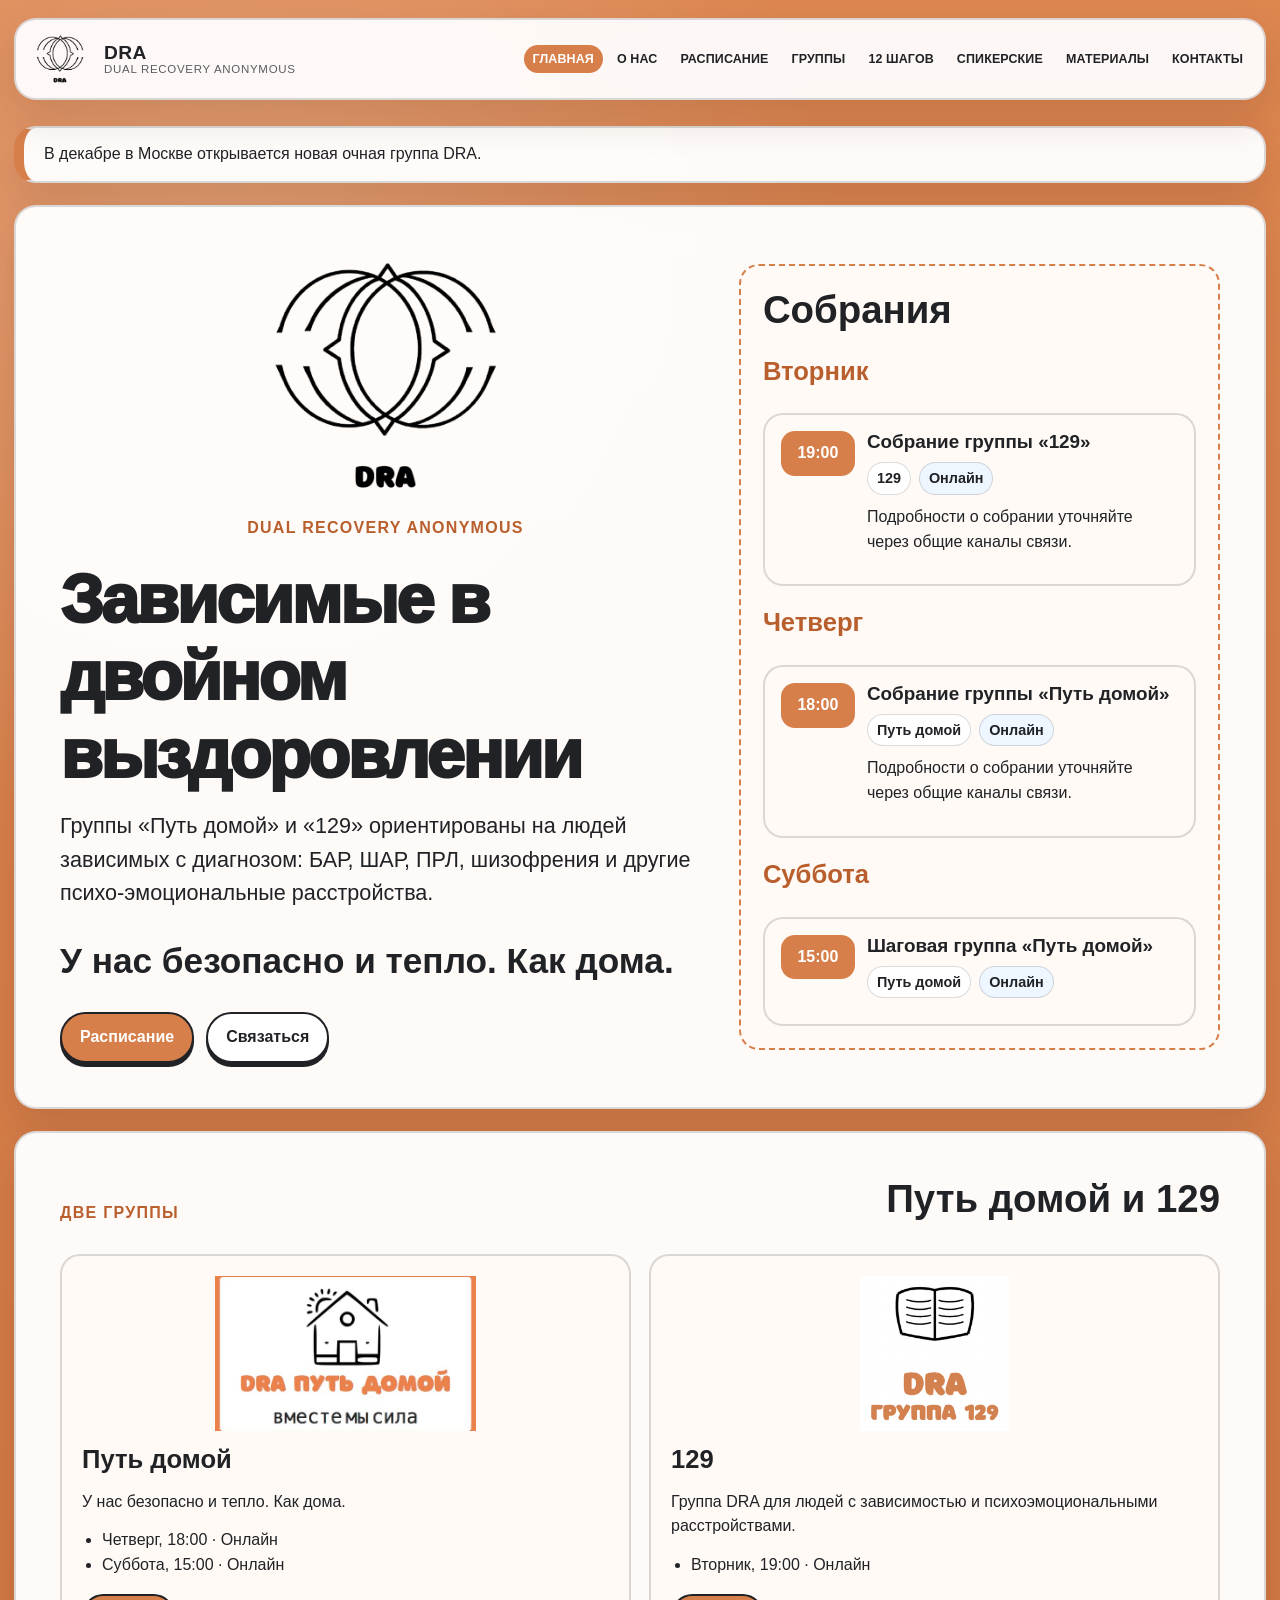
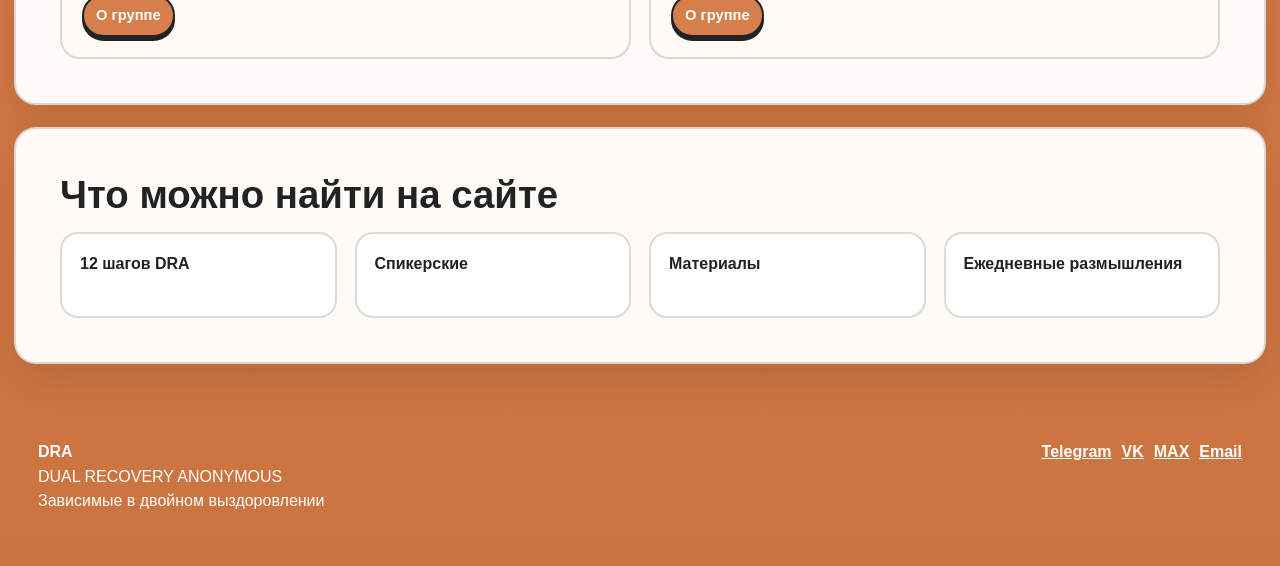
<file: index.html>
<!doctype html>
<html lang="ru">
<head>
  <meta charset="utf-8">
  <meta name="viewport" content="width=device-width, initial-scale=1">
  <title>Главная — DRA</title>
  <meta name="description" content="DRA — Dual Recovery Anonymous. Зависимые в двойном выздоровлении. Расписание, группы, материалы и контакты.">
  <link rel="icon" type="image/png" href="assets/img/favicon.png">
  <link rel="stylesheet" href="assets/css/style.css">
</head>
<body data-current-page="index.html">
<header class="site-header">
  <a class="brand" href="index.html" aria-label="DRA — на главную">
    <img src="assets/img/brand/dra-crest.png" alt="DRA Crest" class="brand-logo">
    <span class="brand-text" data-brand-text><strong>DRA</strong><small>Dual Recovery Anonymous</small></span>
  </a>
  <button class="menu-toggle" type="button" aria-expanded="false" aria-controls="site-nav">Меню</button>
  <nav class="site-nav" id="site-nav" aria-label="Основная навигация" data-navigation></nav>
</header>
<main>
<aside class="section-card notice home-announcement" aria-label="Анонс" data-home-announcement hidden></aside>
<section class="hero section-card hero-grid">
  <div class="hero-copy" data-home-content>
    <div class="hero-identity">
      <img src="assets/img/brand/dra-crest.png" alt="DRA Crest" class="hero-logo">
      <p class="eyebrow">DUAL RECOVERY ANONYMOUS</p>
    </div>
    <h1>Зависимые в двойном выздоровлении</h1>
    <p class="lead">Группы «Путь домой» и «129» ориентированы на людей зависимых с диагнозом: БАР, ШАР, ПРЛ, шизофрения и другие психо-эмоциональные расстройства.</p>
    <p class="slogan">У нас безопасно и тепло <span aria-hidden="true">❤</span><br>Как дома <span aria-hidden="true">⌂</span></p>
    <div class="button-row">
      <a class="button primary" href="schedule.html">Посмотреть расписание</a>
      <a class="button" href="contacts.html">Связаться</a>
    </div>
  </div>
  <div class="hero-side">
    <div class="mini-schedule" data-home-schedule>
      <h2>Ближайшие собрания</h2>
      <p>Расписание скоро появится.</p>
    </div>
  </div>
</section>

<section class="section-card">
  <div class="section-heading">
    <p class="eyebrow">Две группы</p>
    <h2>Путь домой и 129</h2>
  </div>
  <div class="group-cards" data-groups-overview>
    <article class="group-card">
      <img src="assets/img/brand/logo-put-domoy.png" alt="Лого группы Путь домой">
      <h3>Путь домой</h3>
      <p>У нас безопасно и тепло. Как дома.</p>
      <a href="put-domoy.html">О группе</a>
    </article>
    <article class="group-card">
      <img src="assets/img/brand/logo-129-book.png" alt="Лого группы 129">
      <h3>129</h3>
      <a href="group-129.html">О группе</a>
    </article>
  </div>
</section>

<section class="section-card emphasis">
  <h2>Что можно найти на сайте</h2>
  <div class="feature-grid">
    <a href="steps.html">12 шагов DRA</a>
    <a href="speakers.html">Спикерские</a>
    <a href="materials.html">Материалы</a>
    <a href="daily-reflections.html">Ежедневные размышления</a>
  </div>
</section>
</main>
<footer class="site-footer">
  <div data-footer-brand>
    <strong>DRA</strong><br>
    <span>DUAL RECOVERY ANONYMOUS</span><br>
    <span>Зависимые в двойном выздоровлении</span>
  </div>
  <div class="footer-links" data-social-links></div>
</footer>
<script src="assets/js/main.js" defer></script>
</body>
</html>
</file>
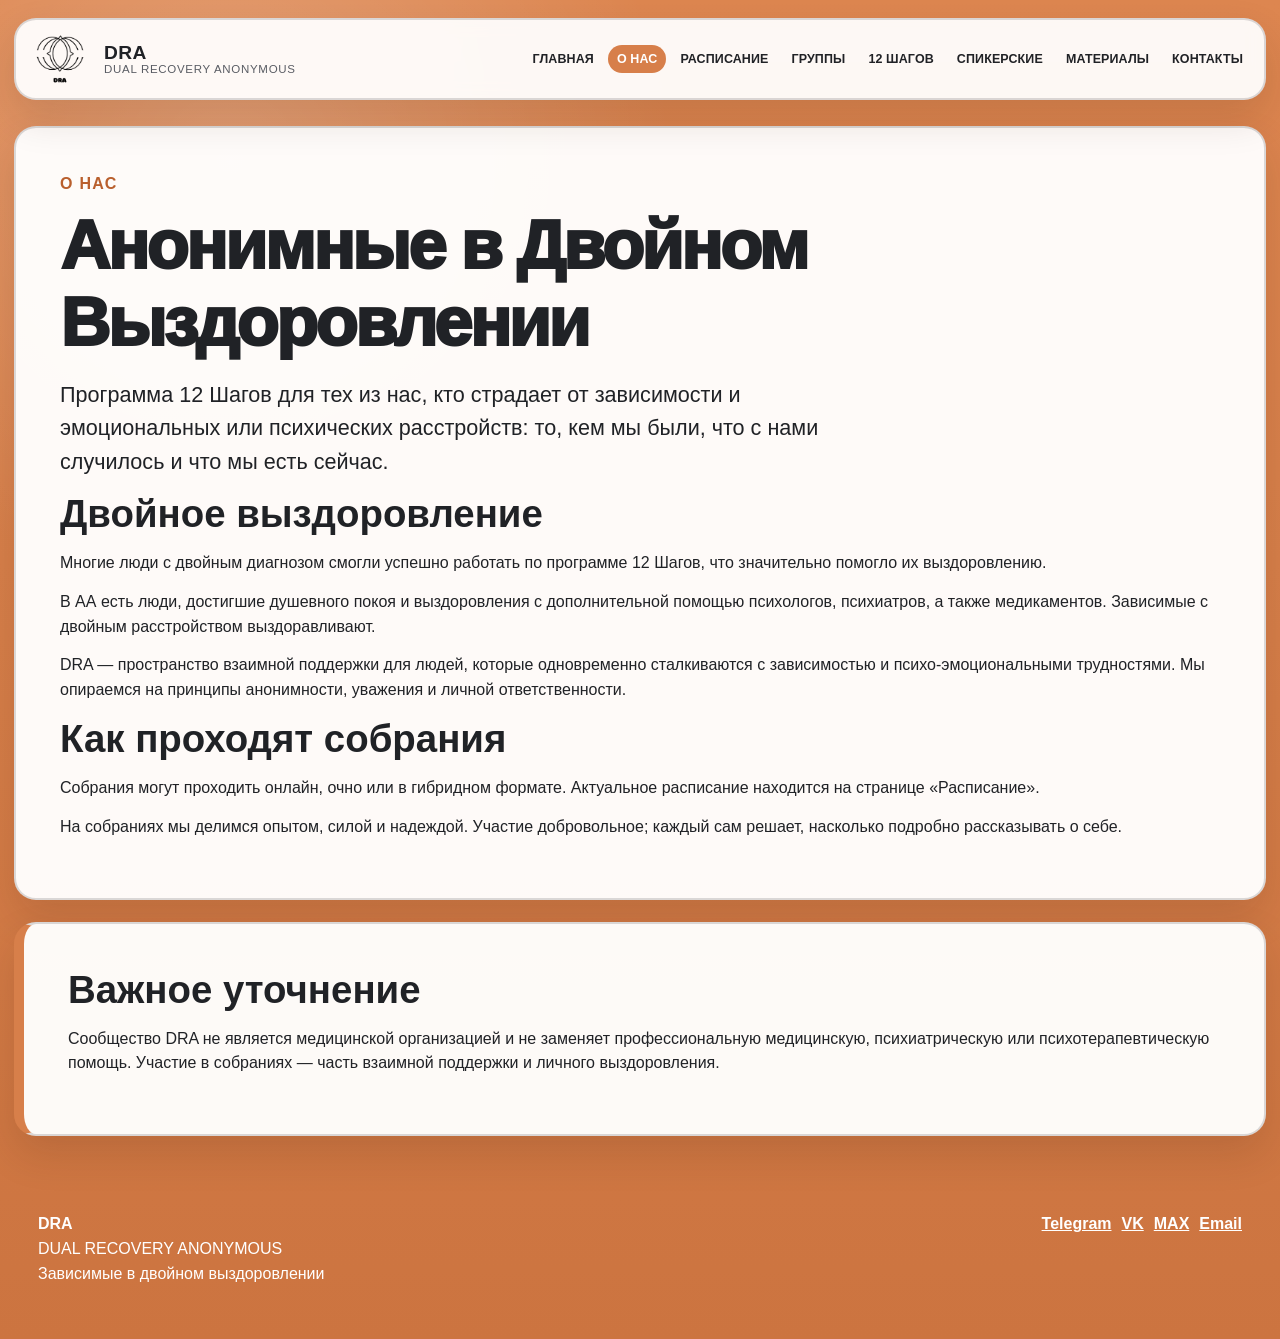
<file: about.html>
<!doctype html>
<html lang="ru">
<head>
  <meta charset="utf-8">
  <meta name="viewport" content="width=device-width, initial-scale=1">
  <title>О нас — DRA</title>
  <meta name="description" content="DRA — Dual Recovery Anonymous. Зависимые в двойном выздоровлении. Расписание, группы, материалы и контакты.">
  <link rel="icon" type="image/png" href="assets/img/favicon.png">
  <link rel="stylesheet" href="assets/css/style.css">
</head>
<body data-current-page="about.html">
<header class="site-header">
  <a class="brand" href="index.html" aria-label="DRA — на главную">
    <img src="assets/img/brand/dra-crest.png" alt="DRA Crest" class="brand-logo">
    <span class="brand-text" data-brand-text><strong>DRA</strong><small>Dual Recovery Anonymous</small></span>
  </a>
  <button class="menu-toggle" type="button" aria-expanded="false" aria-controls="site-nav">Меню</button>
  <nav class="site-nav" id="site-nav" aria-label="Основная навигация" data-navigation></nav>
</header>
<main>
<section class="section-card text-page" data-page-content="about">
  <p class="eyebrow">О нас</p>
  <h1>Анонимные в Двойном Выздоровлении</h1>
  <p class="lead">Программа 12 Шагов для тех из нас, кто страдает от зависимости и эмоциональных или психических расстройств: то, кем мы были, что с нами случилось и что мы есть сейчас.</p>
  <h2>Двойное выздоровление</h2>
  <p>Многие люди с двойным диагнозом смогли успешно работать по программе 12 Шагов, что значительно помогло их выздоровлению.</p>
  <p>В АА есть люди, достигшие душевного покоя и выздоровления с дополнительной помощью психологов, психиатров, а также медикаментов. Зависимые с двойным расстройством выздоравливают.</p>
</section>
<section class="section-card notice" data-disclaimer></section>
</main>
<footer class="site-footer">
  <div data-footer-brand>
    <strong>DRA</strong><br>
    <span>DUAL RECOVERY ANONYMOUS</span><br>
    <span>Зависимые в двойном выздоровлении</span>
  </div>
  <div class="footer-links" data-social-links></div>
</footer>
<script src="assets/js/main.js" defer></script>
</body>
</html>
</file>
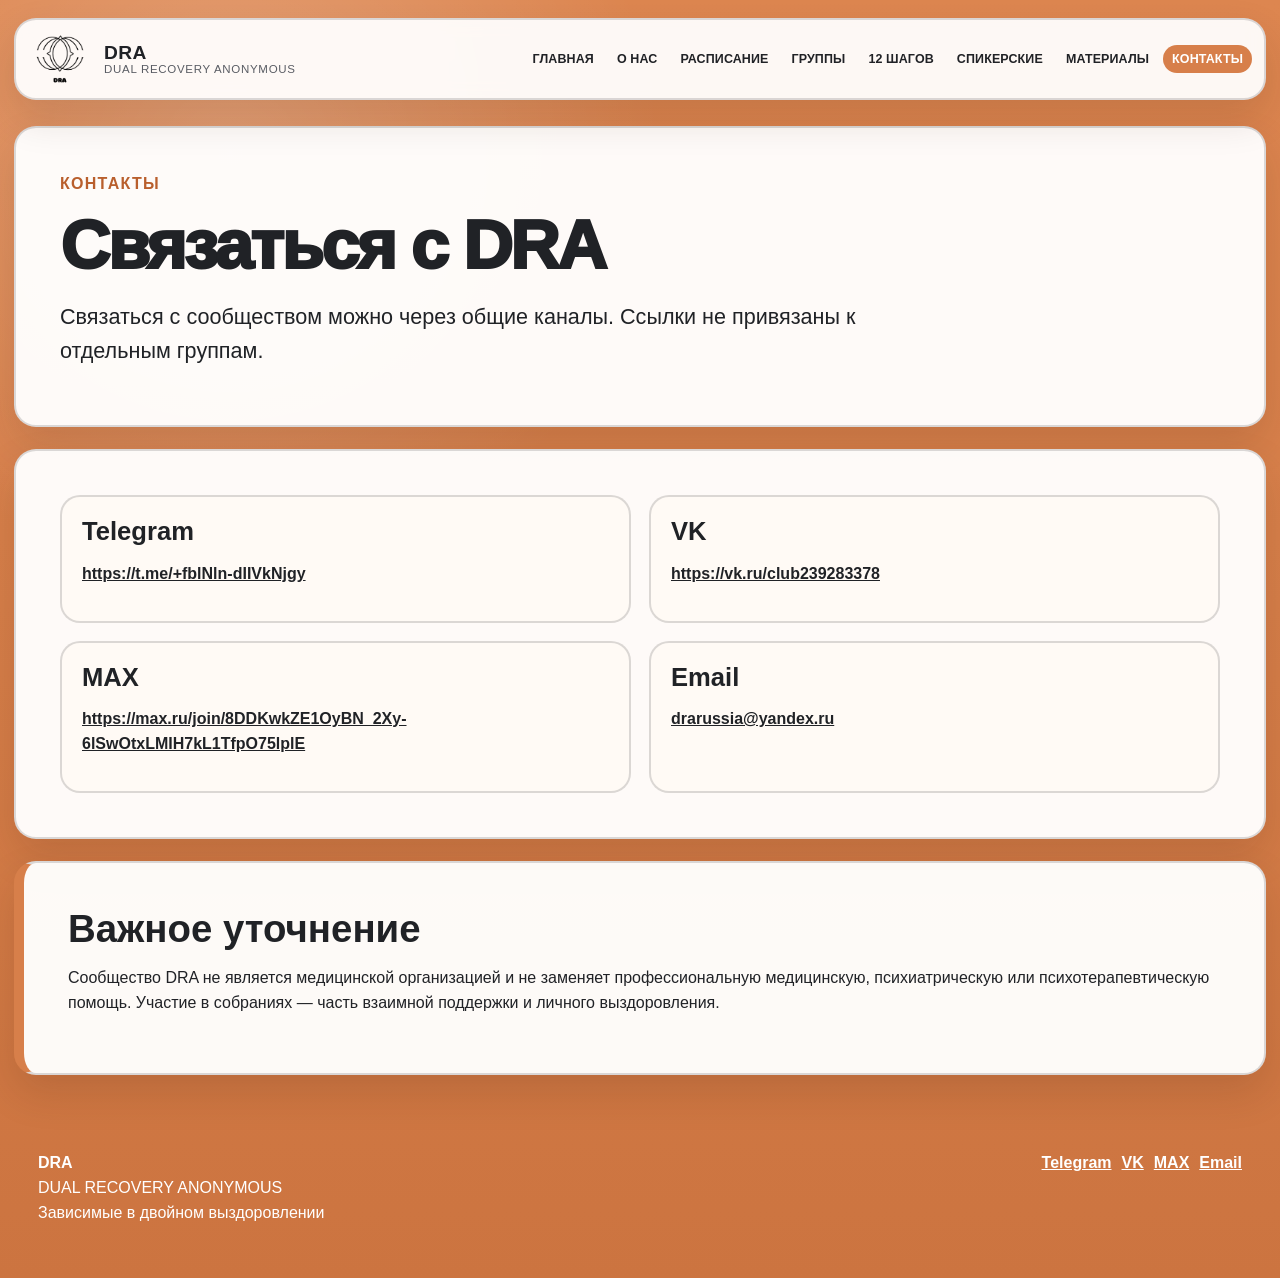
<file: contacts.html>
<!doctype html>
<html lang="ru">
<head>
  <meta charset="utf-8">
  <meta name="viewport" content="width=device-width, initial-scale=1">
  <title>Контакты — DRA</title>
  <meta name="description" content="DRA — Dual Recovery Anonymous. Зависимые в двойном выздоровлении. Расписание, группы, материалы и контакты.">
  <link rel="icon" type="image/png" href="assets/img/favicon.png">
  <link rel="stylesheet" href="assets/css/style.css">
</head>
<body data-current-page="contacts.html">
<header class="site-header">
  <a class="brand" href="index.html" aria-label="DRA — на главную">
    <img src="assets/img/brand/dra-crest.png" alt="DRA Crest" class="brand-logo">
    <span class="brand-text" data-brand-text><strong>DRA</strong><small>Dual Recovery Anonymous</small></span>
  </a>
  <button class="menu-toggle" type="button" aria-expanded="false" aria-controls="site-nav">Меню</button>
  <nav class="site-nav" id="site-nav" aria-label="Основная навигация" data-navigation></nav>
</header>
<main>
<section class="section-card" data-page-content="contacts">
  <p class="eyebrow">Контакты</p>
  <h1>Связаться с DRA</h1>
  <p class="lead">Связаться с сообществом можно через общие каналы. Ссылки не привязаны к отдельным группам.</p>
</section>
<section class="section-card">
  <div class="contact-grid" data-contact-links></div>
</section>
<section class="section-card notice" data-disclaimer></section>
</main>
<footer class="site-footer">
  <div data-footer-brand>
    <strong>DRA</strong><br>
    <span>DUAL RECOVERY ANONYMOUS</span><br>
    <span>Зависимые в двойном выздоровлении</span>
  </div>
  <div class="footer-links" data-social-links></div>
</footer>
<script src="assets/js/main.js" defer></script>
</body>
</html>
</file>
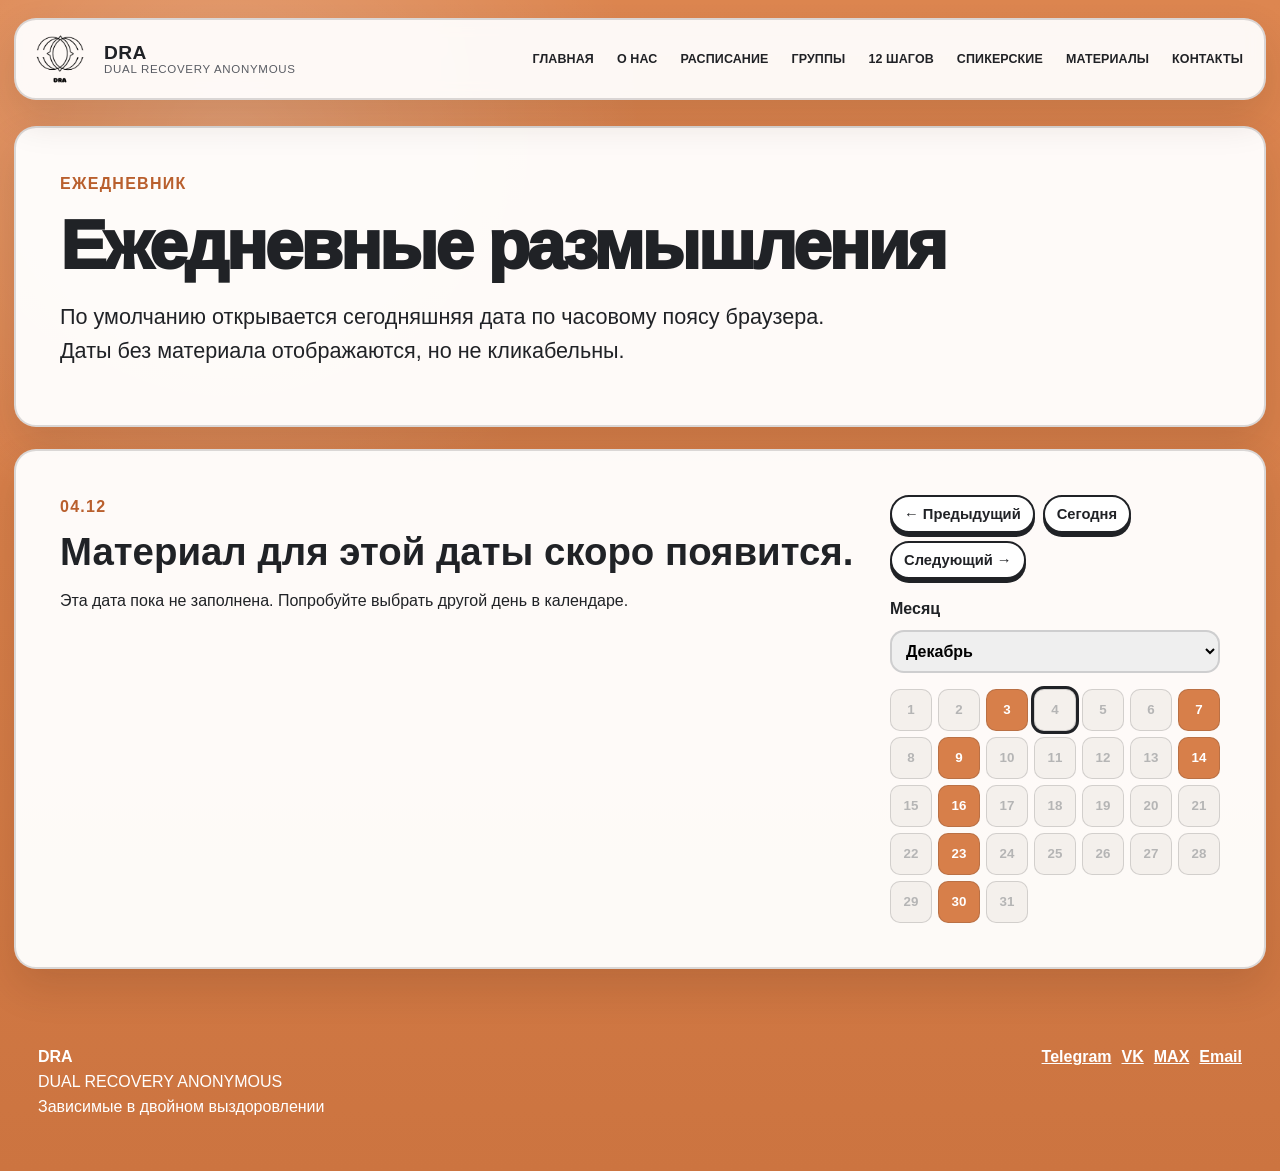
<file: daily-reflections.html>
<!doctype html>
<html lang="ru">
<head>
  <meta charset="utf-8">
  <meta name="viewport" content="width=device-width, initial-scale=1">
  <title>Ежедневные размышления — DRA</title>
  <meta name="description" content="DRA — Dual Recovery Anonymous. Зависимые в двойном выздоровлении. Расписание, группы, материалы и контакты.">
  <link rel="icon" type="image/png" href="assets/img/favicon.png">
  <link rel="stylesheet" href="assets/css/style.css">
</head>
<body data-current-page="daily-reflections.html">
<header class="site-header">
  <a class="brand" href="index.html" aria-label="DRA — на главную">
    <img src="assets/img/brand/dra-crest.png" alt="DRA Crest" class="brand-logo">
    <span class="brand-text" data-brand-text><strong>DRA</strong><small>Dual Recovery Anonymous</small></span>
  </a>
  <button class="menu-toggle" type="button" aria-expanded="false" aria-controls="site-nav">Меню</button>
  <nav class="site-nav" id="site-nav" aria-label="Основная навигация" data-navigation></nav>
</header>
<main>
<section class="section-card">
  <p class="eyebrow">Ежедневник</p>
  <h1>Ежедневные размышления</h1>
  <p class="lead">По умолчанию открывается сегодняшняя дата по часовому поясу браузера. Даты без материала отображаются, но не кликабельны.</p>
</section>
<section class="section-card daily-layout">
  <article class="daily-card" data-daily-current></article>
  <aside class="calendar-card">
    <div class="daily-controls">
      <button type="button" class="button small" data-daily-prev>← Предыдущий</button>
      <button type="button" class="button small" data-daily-today>Сегодня</button>
      <button type="button" class="button small" data-daily-next>Следующий →</button>
    </div>
    <label class="month-select-label">Месяц
      <select data-daily-month></select>
    </label>
    <div class="mini-calendar" data-daily-calendar></div>
  </aside>
</section>
</main>
<footer class="site-footer">
  <div data-footer-brand>
    <strong>DRA</strong><br>
    <span>DUAL RECOVERY ANONYMOUS</span><br>
    <span>Зависимые в двойном выздоровлении</span>
  </div>
  <div class="footer-links" data-social-links></div>
</footer>
<script src="assets/js/main.js" defer></script>
</body>
</html>
</file>
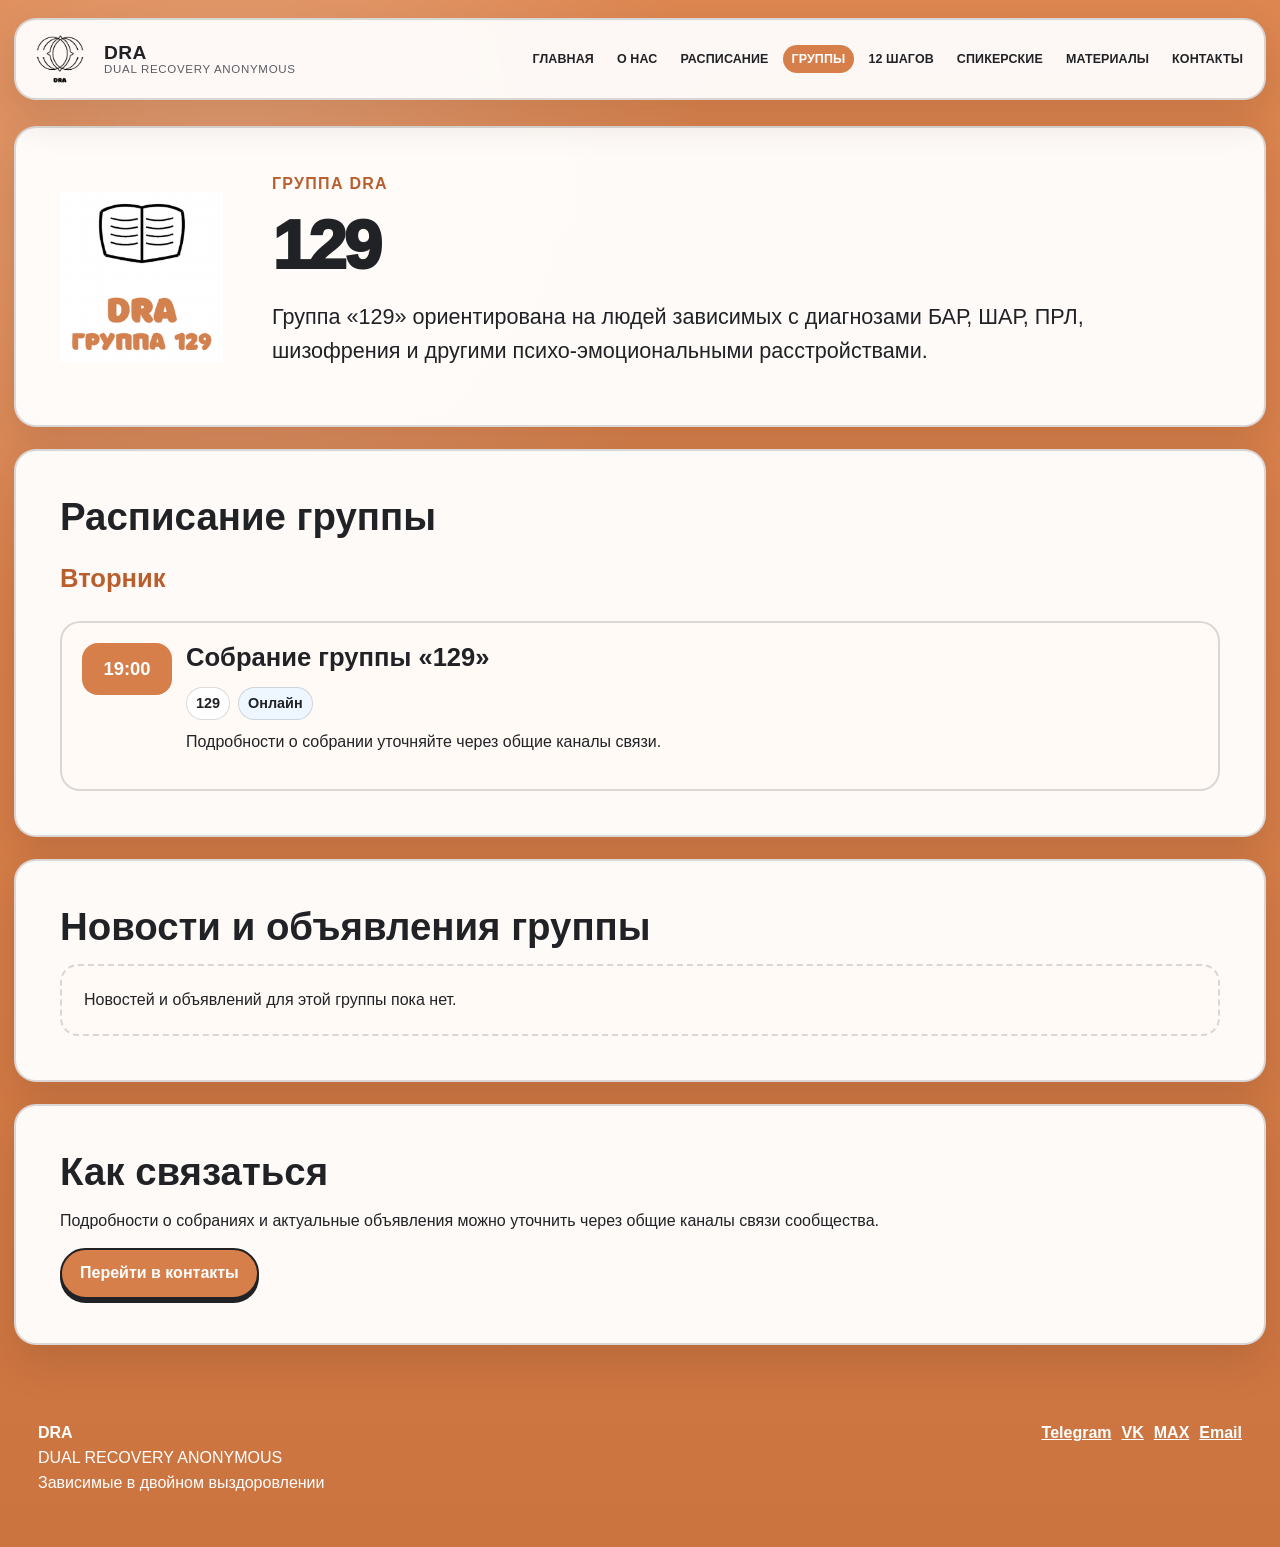
<file: group-129.html>
<!doctype html>
<html lang="ru">
<head>
  <meta charset="utf-8">
  <meta name="viewport" content="width=device-width, initial-scale=1">
  <title>129 — DRA</title>
  <meta name="description" content="DRA — Dual Recovery Anonymous. Зависимые в двойном выздоровлении. Расписание, группы, материалы и контакты.">
  <link rel="icon" type="image/png" href="assets/img/favicon.png">
  <link rel="stylesheet" href="assets/css/style.css">
</head>
<body data-current-page="group-129.html">
<header class="site-header">
  <a class="brand" href="index.html" aria-label="DRA — на главную">
    <img src="assets/img/brand/dra-crest.png" alt="DRA Crest" class="brand-logo">
    <span class="brand-text" data-brand-text><strong>DRA</strong><small>Dual Recovery Anonymous</small></span>
  </a>
  <button class="menu-toggle" type="button" aria-expanded="false" aria-controls="site-nav">Меню</button>
  <nav class="site-nav" id="site-nav" aria-label="Основная навигация" data-navigation></nav>
</header>
<main>
<section class="section-card group-page" id="overview" data-group-page="129">
  <p class="eyebrow">Группа DRA</p>
  <h1>129</h1>
  <p class="lead">Информация о группе скоро появится.</p>
</section>
<section class="section-card" id="schedule">
  <h2>Расписание группы</h2>
  <div data-schedule="129"></div>
</section>
<section class="section-card" id="news">
  <h2>Новости и объявления группы</h2>
  <div class="news-list" data-group-news="129"></div>
</section>
<section class="section-card contact-cta">
  <h2>Как связаться</h2>
  <p>Подробности о собраниях и актуальные объявления можно уточнить через общие каналы связи сообщества.</p>
  <a class="button primary" href="contacts.html">Перейти в контакты</a>
</section>
</main>
<footer class="site-footer">
  <div data-footer-brand>
    <strong>DRA</strong><br>
    <span>DUAL RECOVERY ANONYMOUS</span><br>
    <span>Зависимые в двойном выздоровлении</span>
  </div>
  <div class="footer-links" data-social-links></div>
</footer>
<script src="assets/js/main.js" defer></script>
</body>
</html>
</file>
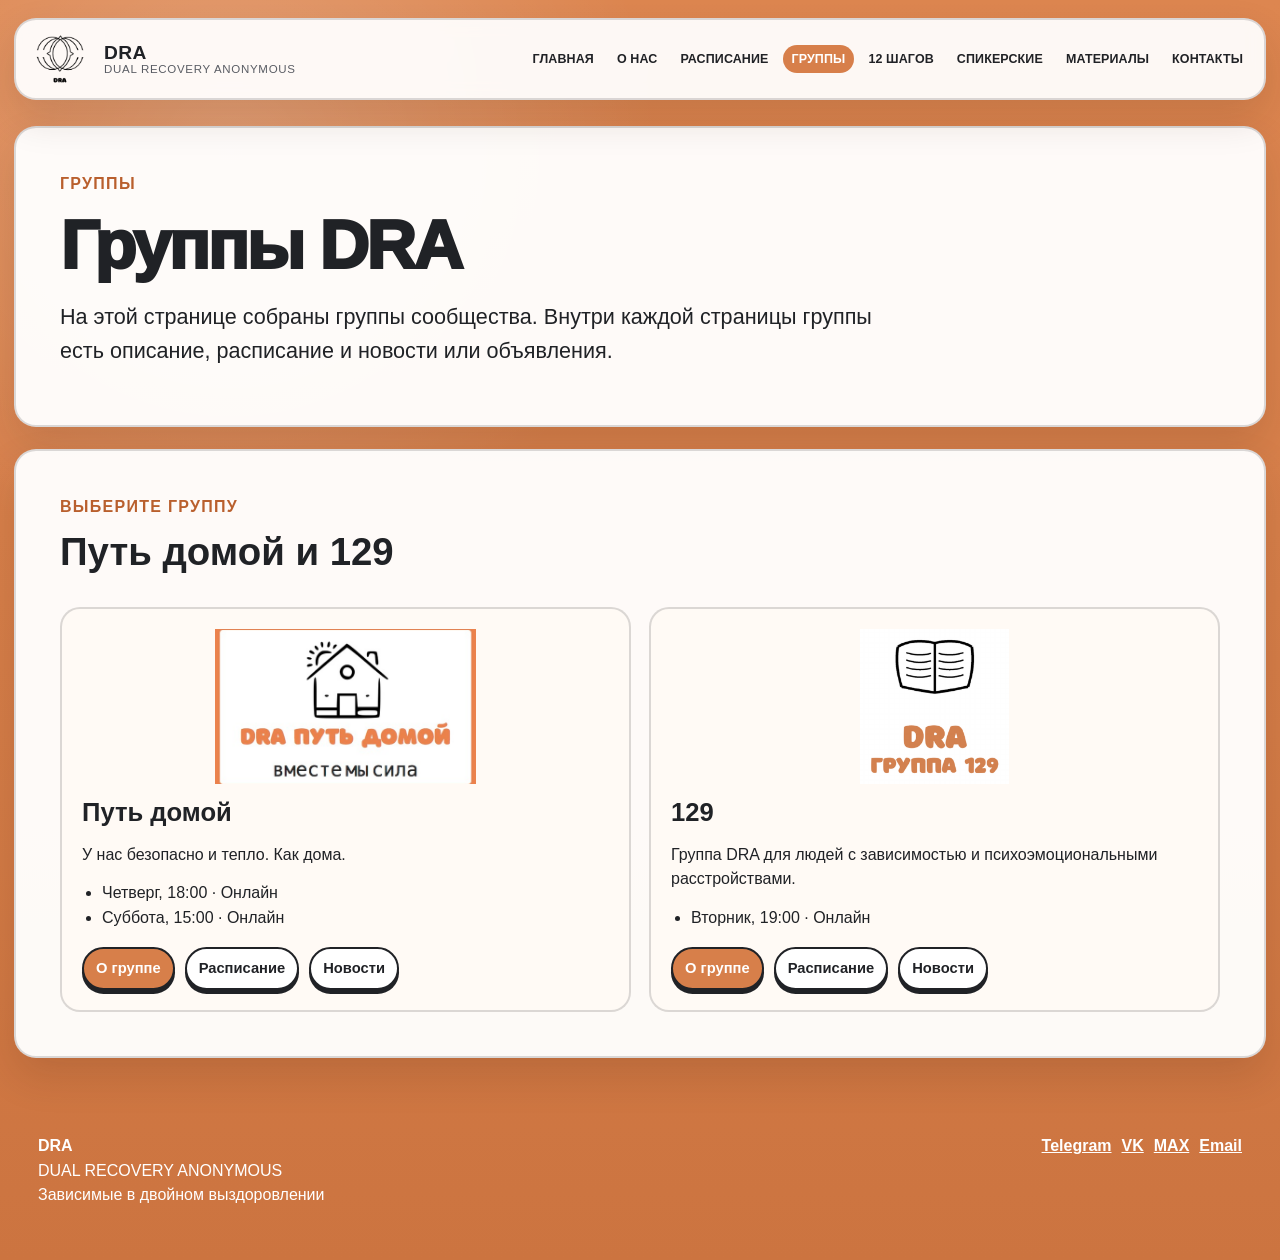
<file: groups.html>
<!doctype html>
<html lang="ru">
<head>
  <meta charset="utf-8">
  <meta name="viewport" content="width=device-width, initial-scale=1">
  <title>Группы — DRA</title>
  <meta name="description" content="Группы DRA: Путь домой и 129. Описания групп, расписание и новости.">
  <link rel="icon" type="image/png" href="assets/img/favicon.png">
  <link rel="stylesheet" href="assets/css/style.css">
</head>
<body data-current-page="groups.html">
<header class="site-header">
  <a class="brand" href="index.html" aria-label="DRA — на главную">
    <img src="assets/img/brand/dra-crest.png" alt="DRA Crest" class="brand-logo">
    <span class="brand-text" data-brand-text><strong>DRA</strong><small>Dual Recovery Anonymous</small></span>
  </a>
  <button class="menu-toggle" type="button" aria-expanded="false" aria-controls="site-nav">Меню</button>
  <nav class="site-nav" id="site-nav" aria-label="Основная навигация" data-navigation></nav>
</header>
<main>
<section class="section-card" data-page-content="groups">
  <p class="eyebrow">Группы</p>
  <h1>Группы DRA</h1>
  <p class="lead">На этой странице собраны группы сообщества. Внутри каждой страницы группы есть описание, расписание и новости или объявления.</p>
</section>
<section class="section-card">
  <div class="section-heading">
    <div>
      <p class="eyebrow">Выберите группу</p>
      <h2>Путь домой и 129</h2>
    </div>
  </div>
  <div class="group-cards" data-groups-overview="full">
    <article class="group-card">
      <img src="assets/img/brand/logo-put-domoy.png" alt="Лого группы Путь домой">
      <h3>Путь домой</h3>
      <p>У нас безопасно и тепло. Как дома.</p>
      <div class="card-actions">
        <a class="button small" href="put-domoy.html">О группе</a>
        <a class="button small" href="put-domoy.html#schedule">Расписание</a>
        <a class="button small" href="put-domoy.html#news">Новости</a>
      </div>
    </article>
    <article class="group-card">
      <img src="assets/img/brand/logo-129-book.png" alt="Лого группы 129">
      <h3>129</h3>
      <div class="card-actions">
        <a class="button small" href="group-129.html">О группе</a>
        <a class="button small" href="group-129.html#schedule">Расписание</a>
        <a class="button small" href="group-129.html#news">Новости</a>
      </div>
    </article>
  </div>
</section>
</main>
<footer class="site-footer">
  <div data-footer-brand>
    <strong>DRA</strong><br>
    <span>DUAL RECOVERY ANONYMOUS</span><br>
    <span>Зависимые в двойном выздоровлении</span>
  </div>
  <div class="footer-links" data-social-links></div>
</footer>
<script src="assets/js/main.js" defer></script>
</body>
</html>
</file>
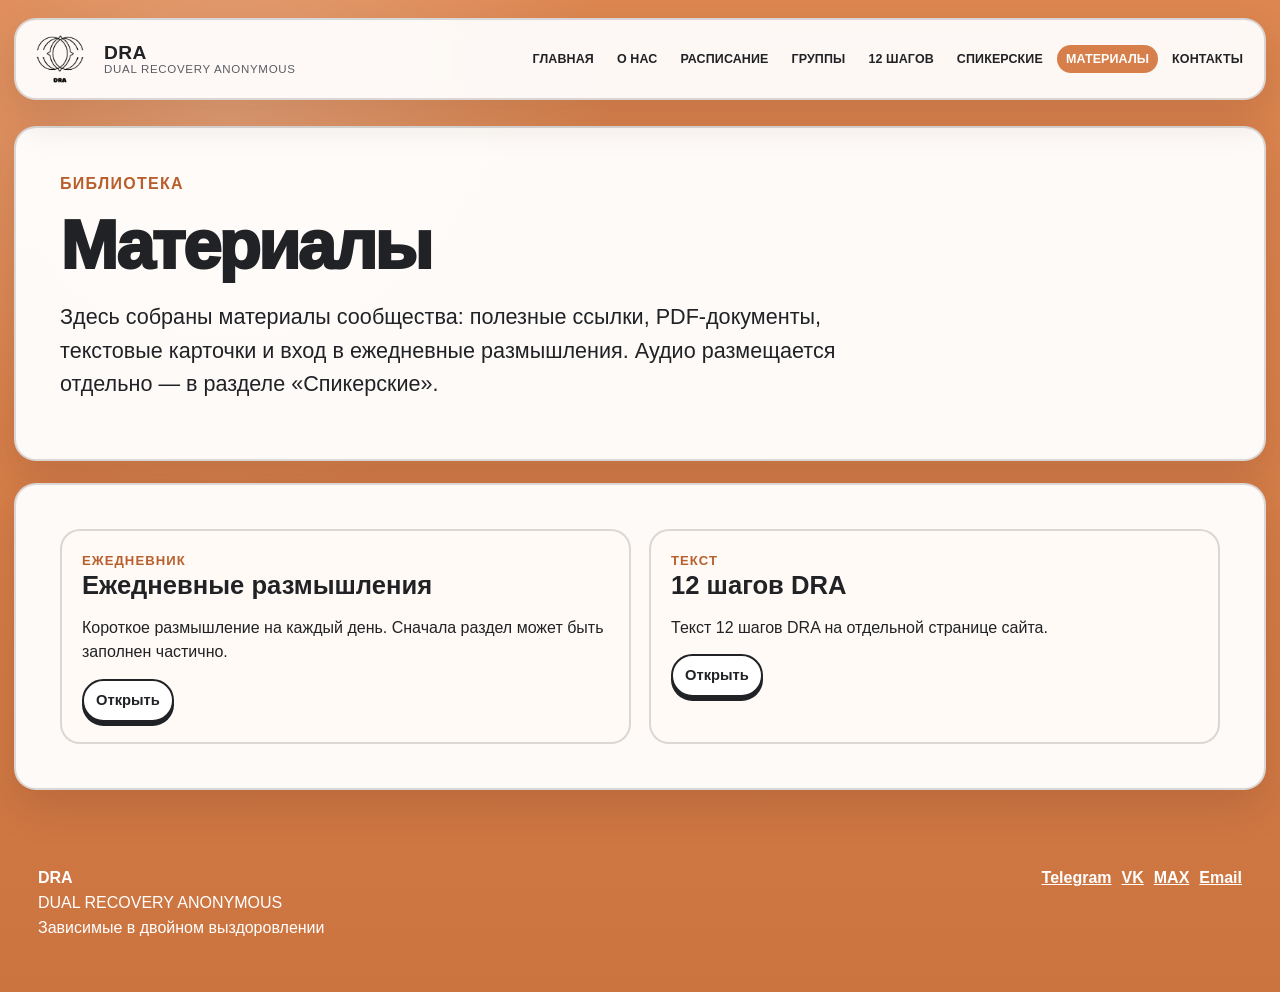
<file: materials.html>
<!doctype html>
<html lang="ru">
<head>
  <meta charset="utf-8">
  <meta name="viewport" content="width=device-width, initial-scale=1">
  <title>Материалы — DRA</title>
  <meta name="description" content="DRA — Dual Recovery Anonymous. Зависимые в двойном выздоровлении. Расписание, группы, материалы и контакты.">
  <link rel="icon" type="image/png" href="assets/img/favicon.png">
  <link rel="stylesheet" href="assets/css/style.css">
</head>
<body data-current-page="materials.html">
<header class="site-header">
  <a class="brand" href="index.html" aria-label="DRA — на главную">
    <img src="assets/img/brand/dra-crest.png" alt="DRA Crest" class="brand-logo">
    <span class="brand-text" data-brand-text><strong>DRA</strong><small>Dual Recovery Anonymous</small></span>
  </a>
  <button class="menu-toggle" type="button" aria-expanded="false" aria-controls="site-nav">Меню</button>
  <nav class="site-nav" id="site-nav" aria-label="Основная навигация" data-navigation></nav>
</header>
<main>
<section class="section-card" data-page-content="materials">
  <p class="eyebrow">Библиотека</p>
  <h1>Материалы</h1>
  <p class="lead">Полезные ссылки, PDF, текстовые материалы и вход в ежедневные размышления.</p>
</section>
<section class="section-card">
  <div class="materials-grid" data-materials-list></div>
</section>
</main>
<footer class="site-footer">
  <div data-footer-brand>
    <strong>DRA</strong><br>
    <span>DUAL RECOVERY ANONYMOUS</span><br>
    <span>Зависимые в двойном выздоровлении</span>
  </div>
  <div class="footer-links" data-social-links></div>
</footer>
<script src="assets/js/main.js" defer></script>
</body>
</html>
</file>
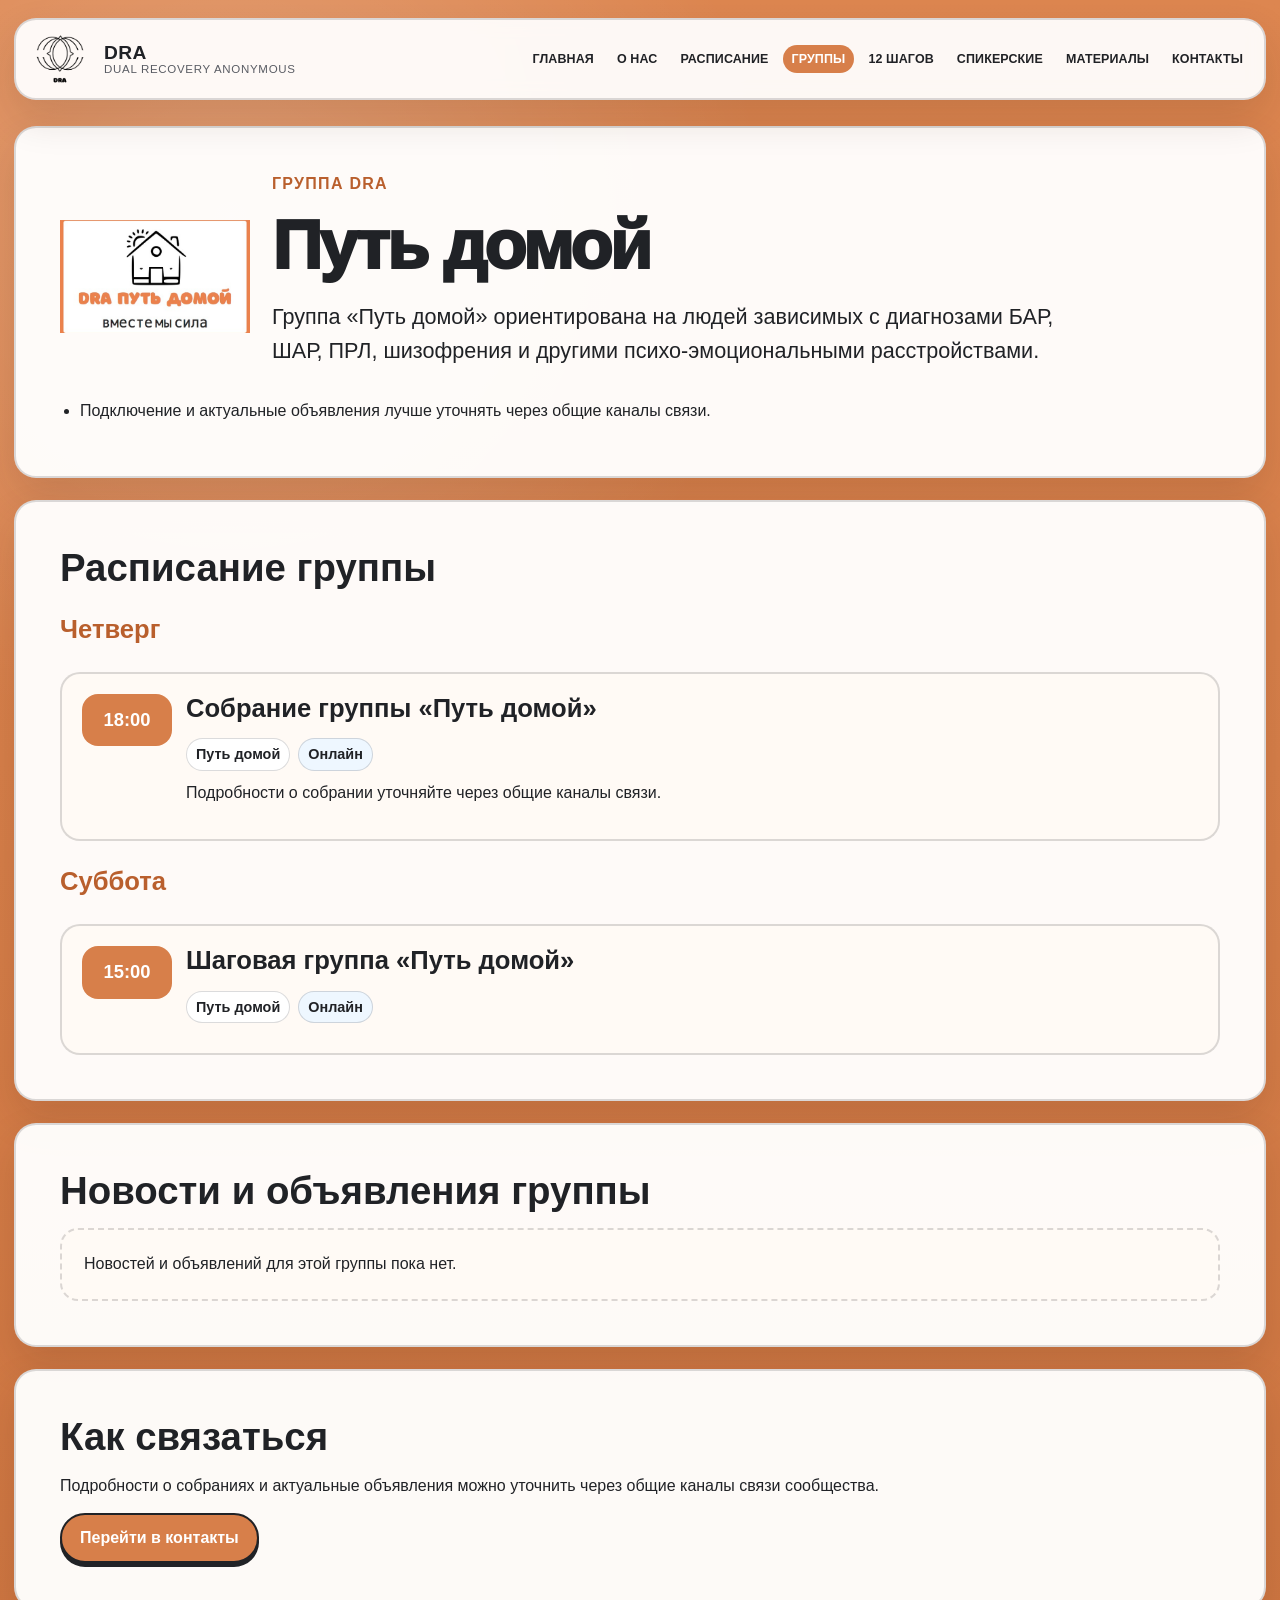
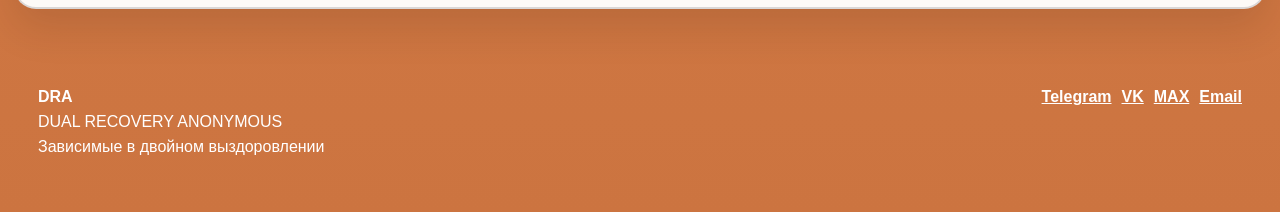
<file: put-domoy.html>
<!doctype html>
<html lang="ru">
<head>
  <meta charset="utf-8">
  <meta name="viewport" content="width=device-width, initial-scale=1">
  <title>Путь домой — DRA</title>
  <meta name="description" content="DRA — Dual Recovery Anonymous. Зависимые в двойном выздоровлении. Расписание, группы, материалы и контакты.">
  <link rel="icon" type="image/png" href="assets/img/favicon.png">
  <link rel="stylesheet" href="assets/css/style.css">
</head>
<body data-current-page="put-domoy.html">
<header class="site-header">
  <a class="brand" href="index.html" aria-label="DRA — на главную">
    <img src="assets/img/brand/dra-crest.png" alt="DRA Crest" class="brand-logo">
    <span class="brand-text" data-brand-text><strong>DRA</strong><small>Dual Recovery Anonymous</small></span>
  </a>
  <button class="menu-toggle" type="button" aria-expanded="false" aria-controls="site-nav">Меню</button>
  <nav class="site-nav" id="site-nav" aria-label="Основная навигация" data-navigation></nav>
</header>
<main>
<section class="section-card group-page" id="overview" data-group-page="put-domoy">
  <p class="eyebrow">Группа DRA</p>
  <h1>Путь домой</h1>
  <p class="lead">Информация о группе скоро появится.</p>
</section>
<section class="section-card" id="schedule">
  <h2>Расписание группы</h2>
  <div data-schedule="put-domoy"></div>
</section>
<section class="section-card" id="news">
  <h2>Новости и объявления группы</h2>
  <div class="news-list" data-group-news="put-domoy"></div>
</section>
<section class="section-card contact-cta">
  <h2>Как связаться</h2>
  <p>Подробности о собраниях и актуальные объявления можно уточнить через общие каналы связи сообщества.</p>
  <a class="button primary" href="contacts.html">Перейти в контакты</a>
</section>
</main>
<footer class="site-footer">
  <div data-footer-brand>
    <strong>DRA</strong><br>
    <span>DUAL RECOVERY ANONYMOUS</span><br>
    <span>Зависимые в двойном выздоровлении</span>
  </div>
  <div class="footer-links" data-social-links></div>
</footer>
<script src="assets/js/main.js" defer></script>
</body>
</html>
</file>
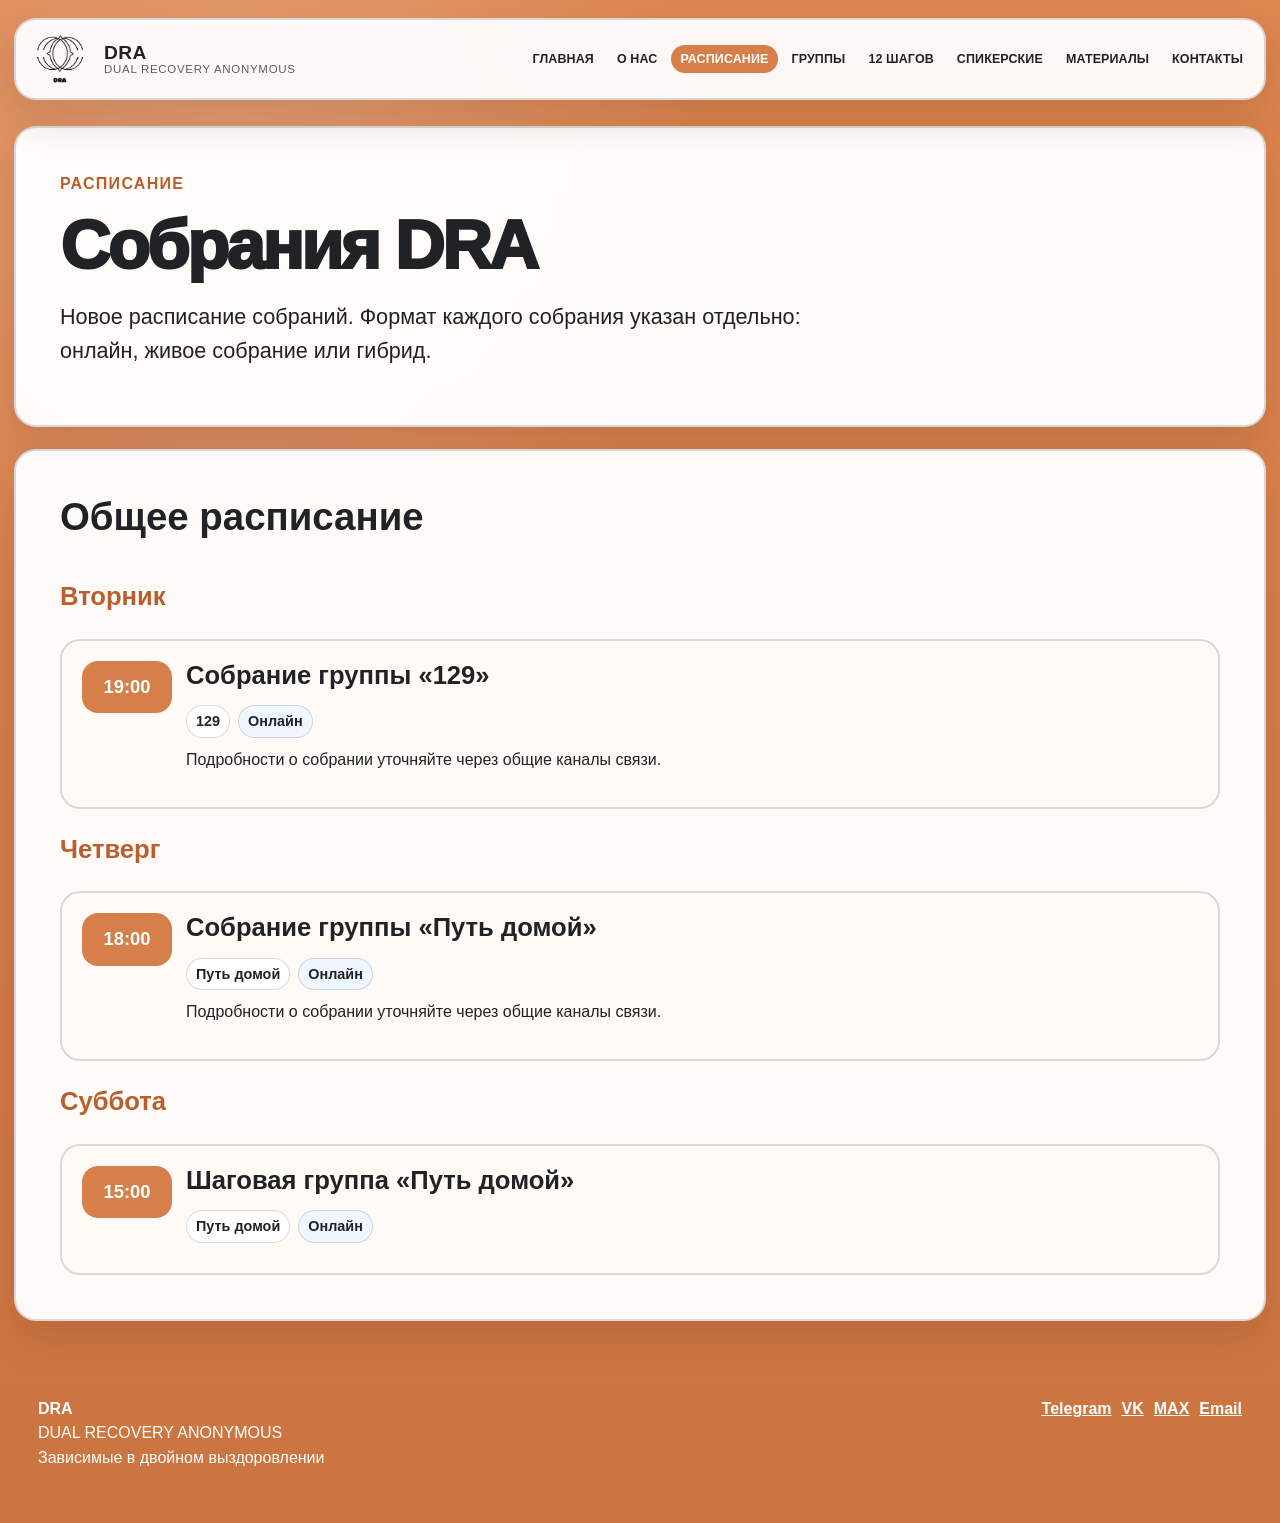
<file: schedule.html>
<!doctype html>
<html lang="ru">
<head>
  <meta charset="utf-8">
  <meta name="viewport" content="width=device-width, initial-scale=1">
  <title>Расписание — DRA</title>
  <meta name="description" content="DRA — Dual Recovery Anonymous. Зависимые в двойном выздоровлении. Расписание, группы, материалы и контакты.">
  <link rel="icon" type="image/png" href="assets/img/favicon.png">
  <link rel="stylesheet" href="assets/css/style.css">
</head>
<body data-current-page="schedule.html">
<header class="site-header">
  <a class="brand" href="index.html" aria-label="DRA — на главную">
    <img src="assets/img/brand/dra-crest.png" alt="DRA Crest" class="brand-logo">
    <span class="brand-text" data-brand-text><strong>DRA</strong><small>Dual Recovery Anonymous</small></span>
  </a>
  <button class="menu-toggle" type="button" aria-expanded="false" aria-controls="site-nav">Меню</button>
  <nav class="site-nav" id="site-nav" aria-label="Основная навигация" data-navigation></nav>
</header>
<main>
<section class="section-card">
  <p class="eyebrow">Расписание</p>
  <h1>Собрания DRA</h1>
  <p class="lead">Новое расписание собраний. Формат каждого собрания указан отдельно: онлайн, живое собрание или гибрид.</p>
</section>
<section class="section-card">
  <div class="section-heading">
    <h2>Общее расписание</h2>
  </div>
  <div data-schedule="all"></div>
</section>
</main>
<footer class="site-footer">
  <div data-footer-brand>
    <strong>DRA</strong><br>
    <span>DUAL RECOVERY ANONYMOUS</span><br>
    <span>Зависимые в двойном выздоровлении</span>
  </div>
  <div class="footer-links" data-social-links></div>
</footer>
<script src="assets/js/main.js" defer></script>
</body>
</html>
</file>
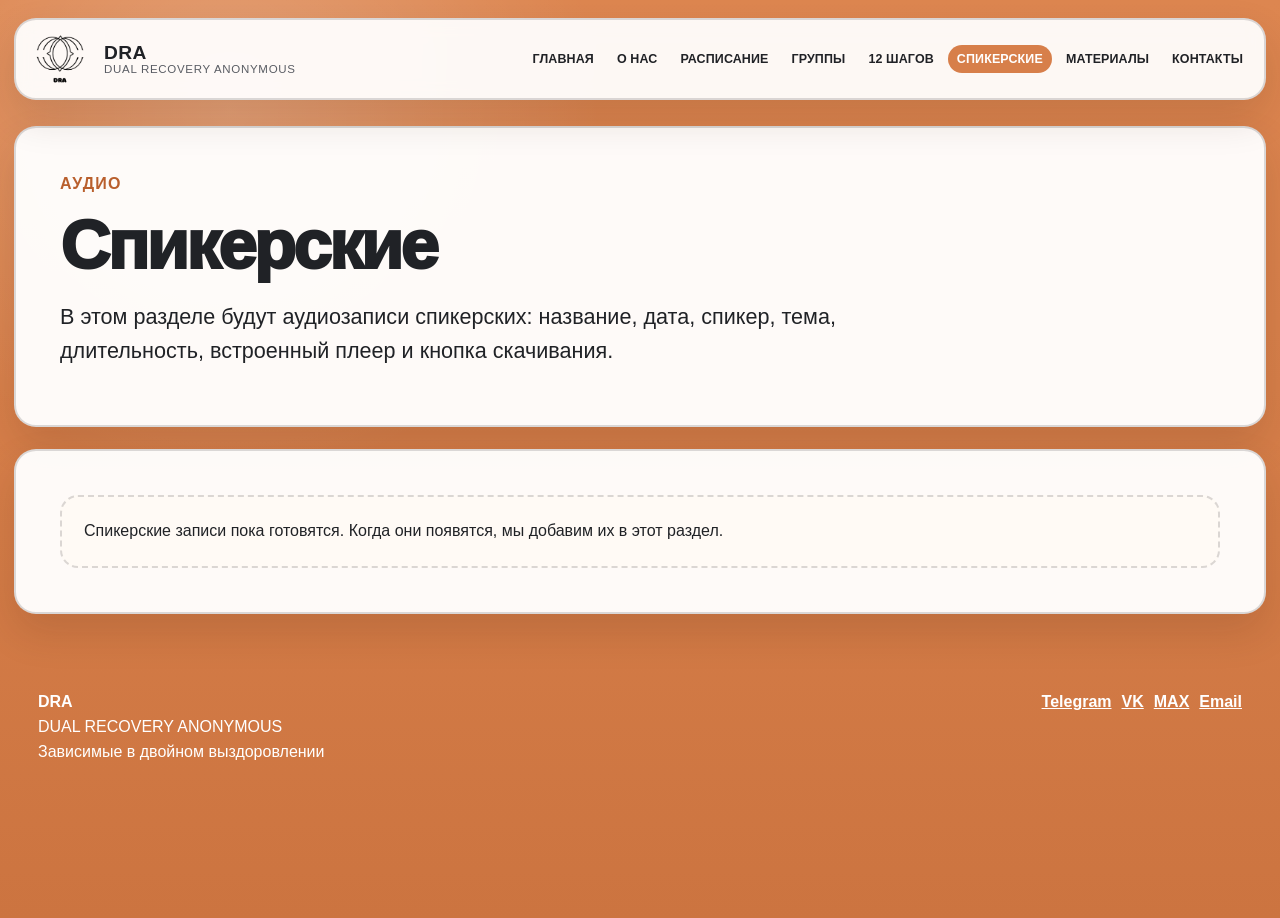
<file: speakers.html>
<!doctype html>
<html lang="ru">
<head>
  <meta charset="utf-8">
  <meta name="viewport" content="width=device-width, initial-scale=1">
  <title>Спикерские — DRA</title>
  <meta name="description" content="DRA — Dual Recovery Anonymous. Зависимые в двойном выздоровлении. Расписание, группы, материалы и контакты.">
  <link rel="icon" type="image/png" href="assets/img/favicon.png">
  <link rel="stylesheet" href="assets/css/style.css">
</head>
<body data-current-page="speakers.html">
<header class="site-header">
  <a class="brand" href="index.html" aria-label="DRA — на главную">
    <img src="assets/img/brand/dra-crest.png" alt="DRA Crest" class="brand-logo">
    <span class="brand-text" data-brand-text><strong>DRA</strong><small>Dual Recovery Anonymous</small></span>
  </a>
  <button class="menu-toggle" type="button" aria-expanded="false" aria-controls="site-nav">Меню</button>
  <nav class="site-nav" id="site-nav" aria-label="Основная навигация" data-navigation></nav>
</header>
<main>
<section class="section-card" data-page-content="speakers">
  <p class="eyebrow">Аудио</p>
  <h1>Спикерские</h1>
  <p class="lead">Здесь будут карточки аудиозаписей со встроенным плеером и кнопкой скачивания.</p>
</section>
<section class="section-card">
  <div data-speaker-recordings></div>
</section>
</main>
<footer class="site-footer">
  <div data-footer-brand>
    <strong>DRA</strong><br>
    <span>DUAL RECOVERY ANONYMOUS</span><br>
    <span>Зависимые в двойном выздоровлении</span>
  </div>
  <div class="footer-links" data-social-links></div>
</footer>
<script src="assets/js/main.js" defer></script>
</body>
</html>
</file>
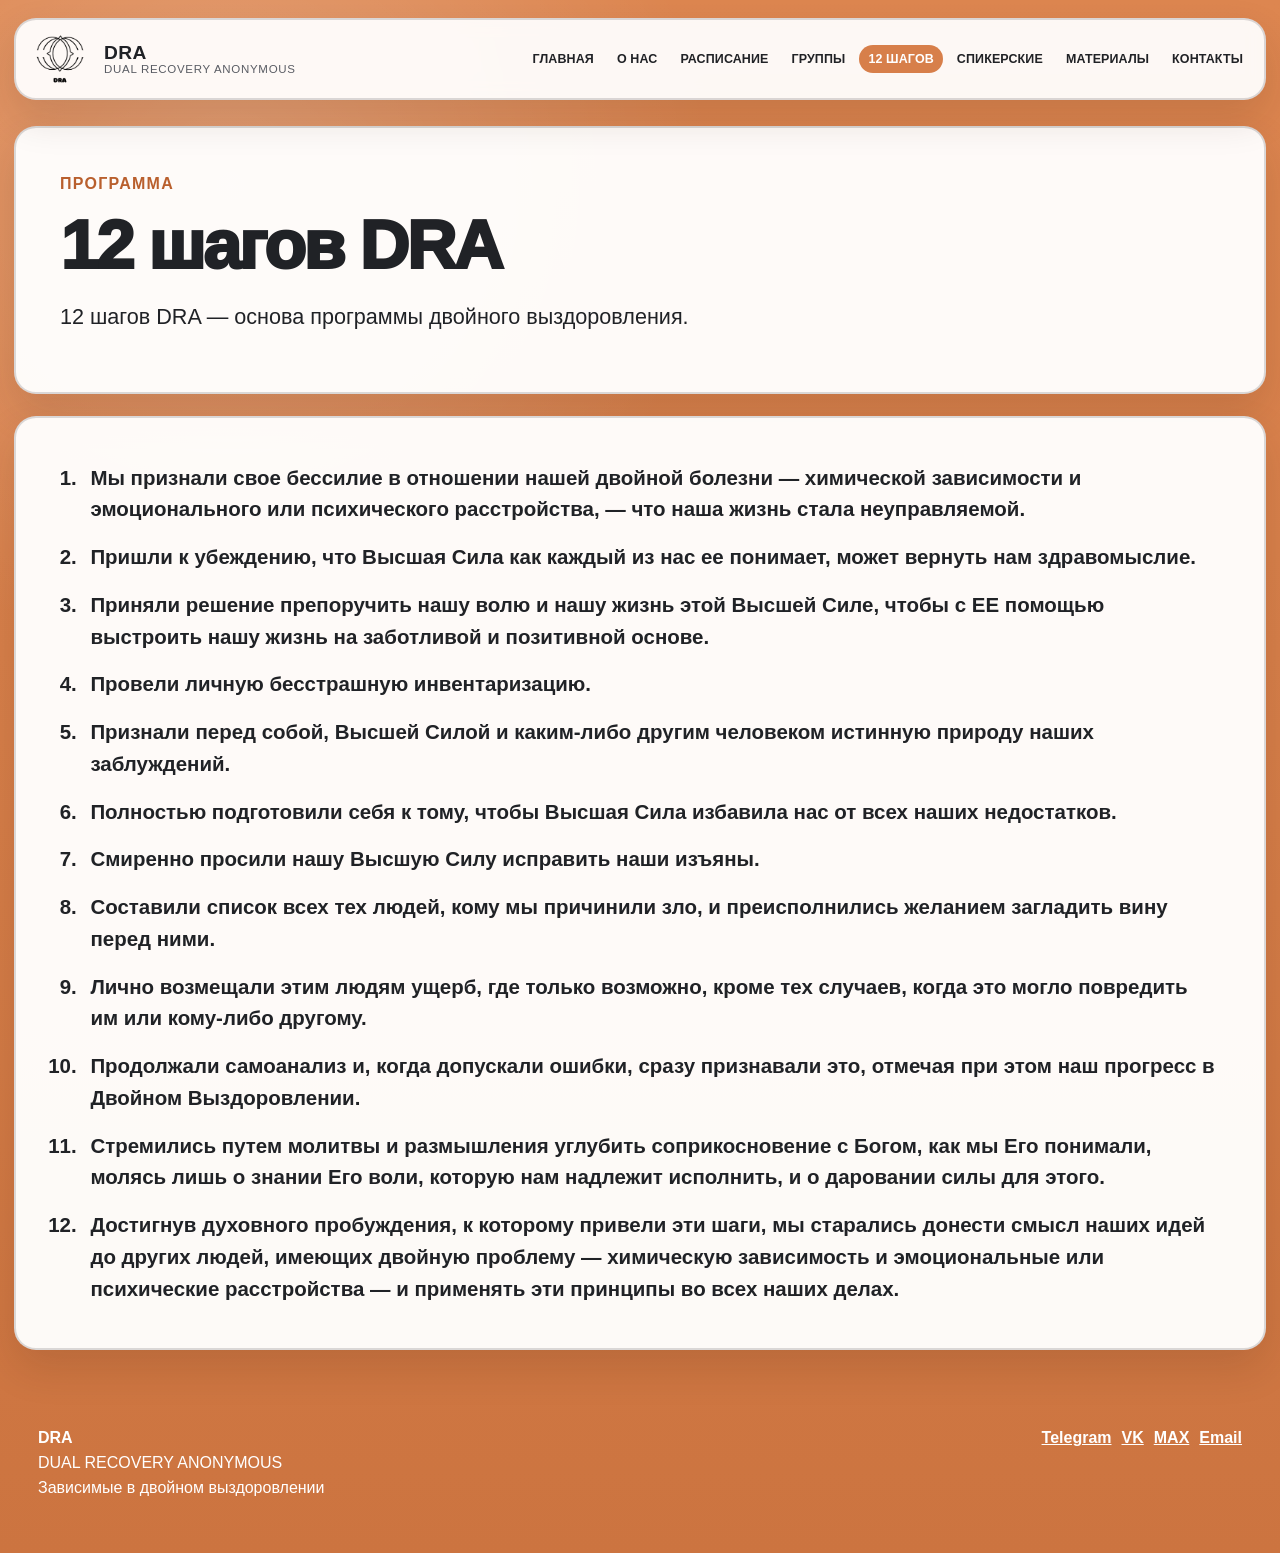
<file: steps.html>
<!doctype html>
<html lang="ru">
<head>
  <meta charset="utf-8">
  <meta name="viewport" content="width=device-width, initial-scale=1">
  <title>12 шагов — DRA</title>
  <meta name="description" content="DRA — Dual Recovery Anonymous. Зависимые в двойном выздоровлении. Расписание, группы, материалы и контакты.">
  <link rel="icon" type="image/png" href="assets/img/favicon.png">
  <link rel="stylesheet" href="assets/css/style.css">
</head>
<body data-current-page="steps.html">
<header class="site-header">
  <a class="brand" href="index.html" aria-label="DRA — на главную">
    <img src="assets/img/brand/dra-crest.png" alt="DRA Crest" class="brand-logo">
    <span class="brand-text" data-brand-text><strong>DRA</strong><small>Dual Recovery Anonymous</small></span>
  </a>
  <button class="menu-toggle" type="button" aria-expanded="false" aria-controls="site-nav">Меню</button>
  <nav class="site-nav" id="site-nav" aria-label="Основная навигация" data-navigation></nav>
</header>
<main>
<section class="section-card">
  <p class="eyebrow">Программа</p>
  <h1>12 шагов DRA</h1>
  <p class="lead">12 шагов DRA — основа программы двойного выздоровления.</p>
</section>
<section class="section-card steps-card">
  <ol class="steps-list" data-steps-list></ol>
</section>
</main>
<footer class="site-footer">
  <div data-footer-brand>
    <strong>DRA</strong><br>
    <span>DUAL RECOVERY ANONYMOUS</span><br>
    <span>Зависимые в двойном выздоровлении</span>
  </div>
  <div class="footer-links" data-social-links></div>
</footer>
<script src="assets/js/main.js" defer></script>
</body>
</html>
</file>
<file: assets/css/style.css>
:root {
  --orange: #d77f4a;
  --orange-dark: #b95f2d;
  --orange-soft: #f4c3a5;
  --ink: #202226;
  --muted: #5a5d64;
  --paper: #fffaf5;
  --white: #ffffff;
  --line: rgba(32,34,38,.16);
  --shadow: 0 18px 40px rgba(56, 30, 14, .14);
  --radius: 22px;
  --max: 1280px;
}

* { box-sizing: border-box; }
html { scroll-behavior: smooth; }
body {
  margin: 0;
  font-family: "Arial Rounded MT Bold", "Trebuchet MS", Arial, sans-serif;
  color: var(--ink);
  background:
    radial-gradient(circle at 18% 12%, rgba(255,255,255,.22), transparent 28%),
    linear-gradient(180deg, #dd8650 0%, var(--orange) 42%, #cc7440 100%);
  min-height: 100vh;
  line-height: 1.55;
  overflow-x: hidden;
  -webkit-text-size-adjust: 100%;
}

a { color: var(--ink); }
a:hover { color: var(--orange-dark); }
img { max-width: 100%; height: auto; }

a:focus-visible,
button:focus-visible,
select:focus-visible {
  outline: 3px solid var(--ink);
  outline-offset: 3px;
}

.site-header {
  width: min(calc(100% - 28px), var(--max));
  margin: 18px auto 0;
  padding: 12px;
  display: flex;
  align-items: center;
  justify-content: space-between;
  gap: 14px;
  min-height: 82px;
  background: rgba(255,255,255,.94);
  border: 2px solid var(--line);
  border-radius: var(--radius);
  box-shadow: var(--shadow);
  position: sticky;
  top: 12px;
  z-index: 20;
  backdrop-filter: blur(8px);
}

.brand {
  display: flex;
  align-items: center;
  gap: 12px;
  text-decoration: none;
  min-width: 188px;
  flex: 0 0 auto;
}
.brand-logo { width: 64px; max-height: 52px; object-fit: contain; flex: 0 0 auto; }
.brand-text { display: flex; flex-direction: column; line-height: 1.1; }
.brand-text strong { font-size: 1.2rem; letter-spacing: .02em; }
.brand-text small { color: var(--muted); font-size: .72rem; text-transform: uppercase; letter-spacing: .06em; }

.site-nav { display: flex; flex-wrap: nowrap; align-items: center; justify-content: flex-end; gap: 5px; min-width: 0; }
.nav-item { position: relative; display: flex; align-items: center; min-width: 0; }
.nav-link, .nav-sublink {
  padding: 8px 9px;
  border-radius: 999px;
  text-decoration: none;
  font-weight: 900;
  font-size: clamp(.78rem, .95vw, .9rem);
  white-space: nowrap;
  line-height: 1;
  text-transform: uppercase;
  letter-spacing: .01em;
}
.nav-link.is-active, .nav-link:hover, .nav-item.is-active > .nav-link { background: var(--orange); color: var(--white); }
.nav-sublink { display: block; text-transform: none; font-size: .92rem; border-radius: 14px; }
.nav-sublink.is-active, .nav-sublink:hover { background: var(--paper); color: var(--orange-dark); }
.nav-submenu {
  display: none;
  position: absolute;
  top: 100%;
  left: 0;
  min-width: 190px;
  padding: 16px 8px 8px;
  background: rgba(255,255,255,.98);
  border: 2px solid var(--line);
  border-radius: 16px;
  box-shadow: var(--shadow);
  z-index: 30;
}
.nav-item.has-children::after {
  content: '';
  display: none;
  position: absolute;
  top: 100%;
  left: 0;
  width: max(100%, 190px);
  height: 12px;
  z-index: 29;
}
.nav-item.has-children:hover::after, .nav-item.has-children:focus-within::after { display: block; }
.nav-item.has-children:hover .nav-submenu, .nav-item.has-children:focus-within .nav-submenu { display: grid; gap: 4px; }
.menu-toggle { display: none; }
.site-nav .empty-state { padding: 8px 12px; border-radius: 999px; }

main {
  width: min(calc(100% - 28px), var(--max));
  margin: 26px auto 52px;
}

.section-card {
  background: rgba(255,255,255,.96);
  border: 2px solid var(--line);
  border-radius: var(--radius);
  box-shadow: var(--shadow);
  padding: clamp(22px, 4vw, 44px);
  margin: 22px 0;
}
.section-card.emphasis { background: var(--paper); }
.section-card.notice { border-left: 10px solid var(--orange); }
.section-card.home-announcement { padding: 14px 20px; }
.home-announcement p { margin: 0; }

.hero-grid {
  display: grid;
  grid-template-columns: minmax(0, 1.15fr) minmax(320px, .85fr);
  gap: 28px;
  align-items: center;
}
.hero-identity {
  width: fit-content;
  max-width: 100%;
  margin: 0 auto 20px;
  text-align: center;
}
.hero-logo { width: clamp(170px, 22vw, 245px); display: block; margin: 0 auto 16px; }
.hero-identity .eyebrow { margin-bottom: 0; }
.hero-copy, .hero-side { min-width: 0; }
.eyebrow {
  margin: 0 0 10px;
  font-weight: 900;
  letter-spacing: .08em;
  text-transform: uppercase;
  color: var(--orange-dark);
}
h1, h2, h3 { line-height: 1.12; margin: 0 0 16px; }
h1 { font-size: clamp(2.15rem, 5.4vw, 5rem); font-weight: 1000; letter-spacing: -.04em; }
h2 { font-size: clamp(1.55rem, 3vw, 2.55rem); }
h3 { font-size: clamp(1.22rem, 2vw, 1.7rem); }
p { margin: 0 0 14px; }
.lead { font-size: clamp(1.08rem, 2vw, 1.35rem); color: var(--ink); max-width: 820px; }
.slogan {
  font-size: clamp(1.35rem, 3vw, 2.2rem);
  font-weight: 900;
  margin: 24px 0;
}
.slogan span { color: #df3c28; }
.button-row { display: flex; flex-wrap: wrap; gap: 12px; }
.button {
  display: inline-flex;
  align-items: center;
  justify-content: center;
  gap: 8px;
  border: 2px solid var(--ink);
  border-radius: 999px;
  padding: 11px 18px;
  min-height: 44px;
  text-decoration: none;
  background: var(--white);
  color: var(--ink);
  font-weight: 900;
  box-shadow: 0 4px 0 var(--ink);
  transition: transform .15s ease, box-shadow .15s ease, background .15s ease;
  cursor: pointer;
}
.button:hover { transform: translateY(2px); box-shadow: 0 2px 0 var(--ink); background: var(--paper); color: var(--ink); }
.button.primary { background: var(--orange); color: var(--white); }
.button.small { font-size: .92rem; padding: 8px 12px; min-height: 38px; }

.hero-side .mini-schedule {
  border: 2px dashed var(--orange);
  border-radius: 20px;
  padding: clamp(16px, 2.3vw, 22px);
  background: var(--paper);
}
.hero-side .schedule-list { gap: 12px; }
.hero-side .meeting-card { grid-template-columns: 74px minmax(0, 1fr); padding: 16px; gap: 12px; }
.hero-side .meeting-time { font-size: 1rem; padding: 10px; border-radius: 14px; }
.hero-side .meeting-card h3 { font-size: 1.18rem; margin-bottom: 8px; }

.section-heading { display: flex; align-items: flex-end; justify-content: space-between; gap: 16px; margin-bottom: 18px; }
.group-cards, .feature-grid, .materials-grid, .contact-grid {
  display: grid;
  grid-template-columns: repeat(2, minmax(0, 1fr));
  gap: 18px;
}
.feature-grid { grid-template-columns: repeat(4, minmax(0,1fr)); }
.group-card, .material-card, .contact-card, .meeting-card, .speaker-card {
  border: 2px solid var(--line);
  border-radius: 20px;
  padding: 20px;
  background: var(--paper);
}
.group-card img { max-height: 155px; object-fit: contain; display: block; margin: 0 auto 14px; }
.group-card a, .feature-grid a, .material-actions a { font-weight: 900; }
.group-meetings { margin: 0 0 14px; padding-left: 20px; }
.card-actions { display: flex; flex-wrap: wrap; gap: 10px; margin-top: 16px; }
.feature-grid a {
  display: block;
  min-height: 86px;
  padding: 18px;
  background: var(--white);
  border: 2px solid var(--line);
  border-radius: 18px;
  text-decoration: none;
}

.schedule-list { display: grid; gap: 16px; }
.day-group { display: grid; gap: 12px; }
.day-title { color: var(--orange-dark); margin-top: 10px; }
.meeting-card {
  display: grid;
  grid-template-columns: 90px 1fr;
  gap: 14px;
  align-items: start;
}
.meeting-time {
  background: var(--orange);
  color: var(--white);
  border-radius: 16px;
  padding: 12px;
  font-size: 1.15rem;
  font-weight: 900;
  text-align: center;
}
.badges { display: flex; flex-wrap: wrap; gap: 8px; margin: 10px 0; }
.badge {
  display: inline-flex;
  border: 1px solid var(--line);
  border-radius: 999px;
  padding: 4px 9px;
  background: var(--white);
  font-size: .9rem;
  font-weight: 900;
}
.badge.format-hybrid { background: #fff0d9; }
.badge.format-online { background: #eef7ff; }
.badge.format-offline { background: #f2ffe9; }

.group-page-header { display: grid; grid-template-columns: 190px 1fr; gap: 22px; align-items: center; }
.group-page-header img { max-height: 170px; object-fit: contain; }
.group-notes { margin: 18px 0 0; padding-left: 20px; }
.group-notes li { margin: 8px 0; }
.news-list { display: grid; gap: 14px; }
.news-card {
  border: 2px solid var(--line);
  border-radius: 20px;
  padding: 20px;
  background: var(--paper);
}

.steps-list { margin: 0; padding-left: 1.4rem; display: grid; gap: 16px; }
.steps-list li { padding-left: 8px; font-size: clamp(1.03rem, 1.8vw, 1.28rem); font-weight: 800; }

.material-card .type { text-transform: uppercase; letter-spacing: .08em; color: var(--orange-dark); font-size: .82rem; font-weight: 900; }
.material-actions { display: flex; flex-wrap: wrap; gap: 10px; margin-top: 14px; }

.speaker-card audio { width: 100%; margin: 12px 0; }

.daily-layout { display: grid; grid-template-columns: 1fr 330px; gap: 22px; align-items: start; }
.daily-card blockquote {
  margin: 18px 0;
  padding: 18px;
  background: var(--paper);
  border-left: 8px solid var(--orange);
  border-radius: 16px;
  font-size: 1.16rem;
}
.daily-controls { display: flex; flex-wrap: wrap; gap: 8px; margin-bottom: 18px; }
.month-select-label { display: grid; gap: 8px; font-weight: 900; }
.month-select-label select { padding: 10px; border: 2px solid var(--line); border-radius: 14px; font: inherit; }
.mini-calendar { display: grid; grid-template-columns: repeat(7, 1fr); gap: 6px; margin-top: 16px; }
.calendar-day {
  aspect-ratio: 1;
  border: 1px solid var(--line);
  border-radius: 10px;
  background: var(--white);
  font-weight: 900;
}
.calendar-day.has-entry { background: var(--orange); color: var(--white); cursor: pointer; }
.calendar-day.is-current { outline: 3px solid var(--ink); }
.calendar-day:disabled { color: #b5b5b5; background: #f4f0ec; }

.contact-card a { overflow-wrap: anywhere; font-weight: 900; }
.site-footer {
  width: min(calc(100% - 28px), var(--max));
  margin: 0 auto 28px;
  padding: 24px;
  display: flex;
  justify-content: space-between;
  gap: 20px;
  color: var(--white);
}
.footer-links { display: flex; flex-wrap: wrap; gap: 10px; justify-content: flex-end; }
.footer-links a { color: var(--white); font-weight: 900; }

.empty-state {
  padding: 22px;
  border: 2px dashed var(--line);
  border-radius: 18px;
  background: var(--paper);
}

@media (max-width: 1180px) {
  .site-header { align-items: center; }
  .menu-toggle {
    display: inline-flex;
    border: 2px solid var(--ink);
    background: var(--orange);
    color: var(--white);
    border-radius: 999px;
    padding: 9px 14px;
    font-weight: 900;
    box-shadow: 0 3px 0 var(--ink);
  }
  .site-nav {
    display: none;
    position: absolute;
    top: calc(100% + 10px);
    left: 0;
    right: 0;
    padding: 12px;
    background: rgba(255,255,255,.98);
    border: 2px solid var(--line);
    border-radius: var(--radius);
    box-shadow: var(--shadow);
    justify-content: flex-start;
    flex-wrap: wrap;
  }
  .site-nav.is-open { display: flex; }
  .nav-item { width: calc(33.333% - 4px); align-items: stretch; flex-direction: column; }
  .nav-link { width: 100%; font-size: .9rem; line-height: 1.15; }
  .nav-item.has-children::after { display: none !important; }
  .nav-submenu {
    display: grid;
    position: static;
    min-width: 0;
    padding: 4px 0 0 10px;
    margin: 0;
    background: transparent;
    border: 0;
    border-radius: 0;
    box-shadow: none;
  }
  .nav-sublink { width: 100%; font-size: .88rem; padding: 7px 9px; }
  .daily-layout { grid-template-columns: 1fr; }
  .feature-grid { grid-template-columns: repeat(2, minmax(0,1fr)); }
}

@media (max-width: 1040px) {
  .hero-grid { grid-template-columns: 1fr; }
  .hero-side .meeting-card { grid-template-columns: 90px minmax(0, 1fr); }
}

@media (max-width: 640px) {
  body { background: var(--orange); }
  main, .site-header, .site-footer { width: min(calc(100% - 18px), var(--max)); }
  .site-header { top: 8px; margin-top: 8px; }
  .brand { min-width: 0; gap: 9px; }
  .brand-logo { width: 56px; }
  .brand-text small { display: none; }
  .brand-text strong { font-size: 1rem; }
  .nav-item, .nav-link { width: 100%; }
  .section-card { padding: 20px; margin: 14px 0; border-radius: 16px; }
  h1 { font-size: clamp(2rem, 13vw, 3rem); }
  .group-cards, .materials-grid, .contact-grid, .feature-grid { grid-template-columns: 1fr; }
  .meeting-card, .hero-side .meeting-card { grid-template-columns: 1fr; }
  .meeting-time { text-align: left; width: max-content; }
  .group-page-header { grid-template-columns: 1fr; text-align: center; }
  .site-footer { flex-direction: column; }
  .footer-links { justify-content: flex-start; }
}
</file>
